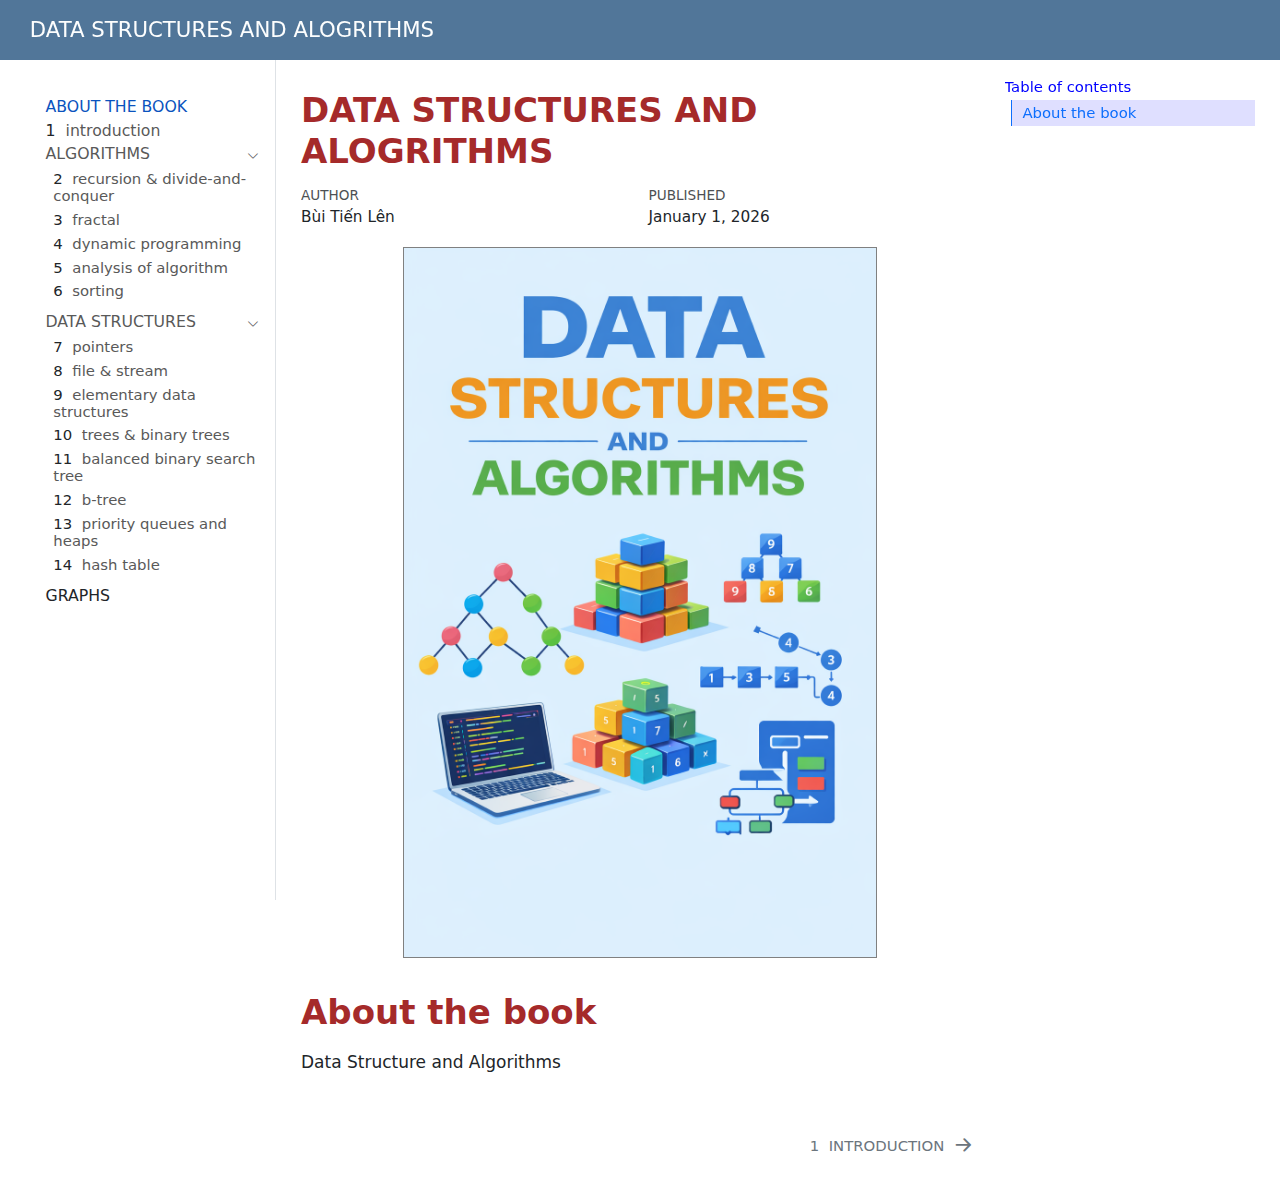
<file: index.html>
<!DOCTYPE html>
<html xmlns="http://www.w3.org/1999/xhtml" lang="en" xml:lang="en"><head>

<meta charset="utf-8">
<meta name="generator" content="quarto-1.8.27">

<meta name="viewport" content="width=device-width, initial-scale=1.0, user-scalable=yes">

<meta name="author" content="Bùi Tiến Lên">
<meta name="dcterms.date" content="2026-01-01">

<title>DATA STRUCTURES AND ALOGRITHMS</title>
<style>
code{white-space: pre-wrap;}
span.smallcaps{font-variant: small-caps;}
div.columns{display: flex; gap: min(4vw, 1.5em);}
div.column{flex: auto; overflow-x: auto;}
div.hanging-indent{margin-left: 1.5em; text-indent: -1.5em;}
ul.task-list{list-style: none;}
ul.task-list li input[type="checkbox"] {
  width: 0.8em;
  margin: 0 0.8em 0.2em -1em; /* quarto-specific, see https://github.com/quarto-dev/quarto-cli/issues/4556 */ 
  vertical-align: middle;
}
</style>


<script src="site_libs/quarto-nav/quarto-nav.js"></script>
<script src="site_libs/quarto-nav/headroom.min.js"></script>
<script src="site_libs/clipboard/clipboard.min.js"></script>
<script src="site_libs/quarto-search/autocomplete.umd.js"></script>
<script src="site_libs/quarto-search/fuse.min.js"></script>
<script src="site_libs/quarto-search/quarto-search.js"></script>
<meta name="quarto:offset" content="./">
<link href="./lect01.html" rel="next">
<script src="site_libs/quarto-html/quarto.js" type="module"></script>
<script src="site_libs/quarto-html/tabsets/tabsets.js" type="module"></script>
<script src="site_libs/quarto-html/axe/axe-check.js" type="module"></script>
<script src="site_libs/quarto-html/popper.min.js"></script>
<script src="site_libs/quarto-html/tippy.umd.min.js"></script>
<script src="site_libs/quarto-html/anchor.min.js"></script>
<link href="site_libs/quarto-html/tippy.css" rel="stylesheet">
<link href="site_libs/quarto-html/quarto-syntax-highlighting-ed96de9b727972fe78a7b5d16c58bf87.css" rel="stylesheet" id="quarto-text-highlighting-styles">
<script src="site_libs/bootstrap/bootstrap.min.js"></script>
<link href="site_libs/bootstrap/bootstrap-icons.css" rel="stylesheet">
<link href="site_libs/bootstrap/bootstrap-317aa39e225c698ea508ddd136b93e4d.min.css" rel="stylesheet" append-hash="true" id="quarto-bootstrap" data-mode="light">
<script id="quarto-search-options" type="application/json">{
  "location": "navbar",
  "copy-button": false,
  "collapse-after": 3,
  "panel-placement": "end",
  "type": "overlay",
  "limit": 50,
  "keyboard-shortcut": [
    "f",
    "/",
    "s"
  ],
  "show-item-context": false,
  "language": {
    "search-no-results-text": "No results",
    "search-matching-documents-text": "matching documents",
    "search-copy-link-title": "Copy link to search",
    "search-hide-matches-text": "Hide additional matches",
    "search-more-match-text": "more match in this document",
    "search-more-matches-text": "more matches in this document",
    "search-clear-button-title": "Clear",
    "search-text-placeholder": "",
    "search-detached-cancel-button-title": "Cancel",
    "search-submit-button-title": "Submit",
    "search-label": "Search"
  }
}</script>


<link rel="stylesheet" href="theme.css">
</head>

<body class="nav-sidebar floating nav-fixed quarto-light">

<div id="quarto-search-results"></div>
  <header id="quarto-header" class="headroom fixed-top">
    <nav class="navbar navbar-expand-lg " data-bs-theme="dark">
      <div class="navbar-container container-fluid">
      <div class="navbar-brand-container mx-auto">
    <a class="navbar-brand" href="./index.html">
    <span class="navbar-title">DATA STRUCTURES AND ALOGRITHMS</span>
    </a>
  </div>
        <div class="quarto-navbar-tools tools-end">
</div>
      </div> <!-- /container-fluid -->
    </nav>
  <nav class="quarto-secondary-nav">
    <div class="container-fluid d-flex">
      <button type="button" class="quarto-btn-toggle btn" data-bs-toggle="collapse" role="button" data-bs-target=".quarto-sidebar-collapse-item" aria-controls="quarto-sidebar" aria-expanded="false" aria-label="Toggle sidebar navigation" onclick="if (window.quartoToggleHeadroom) { window.quartoToggleHeadroom(); }">
        <i class="bi bi-layout-text-sidebar-reverse"></i>
      </button>
        <nav class="quarto-page-breadcrumbs" aria-label="breadcrumb"><ol class="breadcrumb"><li class="breadcrumb-item"><a href="./index.html">About the book</a></li></ol></nav>
        <a class="flex-grow-1" role="navigation" data-bs-toggle="collapse" data-bs-target=".quarto-sidebar-collapse-item" aria-controls="quarto-sidebar" aria-expanded="false" aria-label="Toggle sidebar navigation" onclick="if (window.quartoToggleHeadroom) { window.quartoToggleHeadroom(); }">      
        </a>
    </div>
  </nav>
</header>
<!-- content -->
<div id="quarto-content" class="quarto-container page-columns page-rows-contents page-layout-article page-navbar">
<!-- sidebar -->
  <nav id="quarto-sidebar" class="sidebar collapse collapse-horizontal quarto-sidebar-collapse-item sidebar-navigation floating overflow-auto">
    <div class="sidebar-menu-container"> 
    <ul class="list-unstyled mt-1">
        <li class="sidebar-item">
  <div class="sidebar-item-container"> 
  <a href="./index.html" class="sidebar-item-text sidebar-link active">
 <span class="menu-text">About the book</span></a>
  </div>
</li>
        <li class="sidebar-item">
  <div class="sidebar-item-container"> 
  <a href="./lect01.html" class="sidebar-item-text sidebar-link">
 <span class="menu-text"><span class="chapter-number">1</span>&nbsp; <span class="chapter-title">INTRODUCTION</span></span></a>
  </div>
</li>
        <li class="sidebar-item sidebar-item-section">
      <div class="sidebar-item-container"> 
            <a class="sidebar-item-text sidebar-link text-start" data-bs-toggle="collapse" data-bs-target="#quarto-sidebar-section-1" role="navigation" aria-expanded="true">
 <span class="menu-text">ALGORITHMS</span></a>
          <a class="sidebar-item-toggle text-start" data-bs-toggle="collapse" data-bs-target="#quarto-sidebar-section-1" role="navigation" aria-expanded="true" aria-label="Toggle section">
            <i class="bi bi-chevron-right ms-2"></i>
          </a> 
      </div>
      <ul id="quarto-sidebar-section-1" class="collapse list-unstyled sidebar-section depth1 show">  
          <li class="sidebar-item">
  <div class="sidebar-item-container"> 
  <a href="./recursion.html" class="sidebar-item-text sidebar-link">
 <span class="menu-text"><span class="chapter-number">2</span>&nbsp; <span class="chapter-title">Recursion &amp; Divide-and-Conquer</span></span></a>
  </div>
</li>
          <li class="sidebar-item">
  <div class="sidebar-item-container"> 
  <a href="./fractal.html" class="sidebar-item-text sidebar-link">
 <span class="menu-text"><span class="chapter-number">3</span>&nbsp; <span class="chapter-title">FRACTAL</span></span></a>
  </div>
</li>
          <li class="sidebar-item">
  <div class="sidebar-item-container"> 
  <a href="./dp.html" class="sidebar-item-text sidebar-link">
 <span class="menu-text"><span class="chapter-number">4</span>&nbsp; <span class="chapter-title">Dynamic Programming</span></span></a>
  </div>
</li>
          <li class="sidebar-item">
  <div class="sidebar-item-container"> 
  <a href="./lect02.html" class="sidebar-item-text sidebar-link">
 <span class="menu-text"><span class="chapter-number">5</span>&nbsp; <span class="chapter-title">ANALYSIS OF ALGORITHM</span></span></a>
  </div>
</li>
          <li class="sidebar-item">
  <div class="sidebar-item-container"> 
  <a href="./lect03.html" class="sidebar-item-text sidebar-link">
 <span class="menu-text"><span class="chapter-number">6</span>&nbsp; <span class="chapter-title">SORTING</span></span></a>
  </div>
</li>
      </ul>
  </li>
        <li class="sidebar-item sidebar-item-section">
      <div class="sidebar-item-container"> 
            <a class="sidebar-item-text sidebar-link text-start" data-bs-toggle="collapse" data-bs-target="#quarto-sidebar-section-2" role="navigation" aria-expanded="true">
 <span class="menu-text">DATA STRUCTURES</span></a>
          <a class="sidebar-item-toggle text-start" data-bs-toggle="collapse" data-bs-target="#quarto-sidebar-section-2" role="navigation" aria-expanded="true" aria-label="Toggle section">
            <i class="bi bi-chevron-right ms-2"></i>
          </a> 
      </div>
      <ul id="quarto-sidebar-section-2" class="collapse list-unstyled sidebar-section depth1 show">  
          <li class="sidebar-item">
  <div class="sidebar-item-container"> 
  <a href="./lect04-pointer.html" class="sidebar-item-text sidebar-link">
 <span class="menu-text"><span class="chapter-number">7</span>&nbsp; <span class="chapter-title">Pointers</span></span></a>
  </div>
</li>
          <li class="sidebar-item">
  <div class="sidebar-item-container"> 
  <a href="./lect05-file.html" class="sidebar-item-text sidebar-link">
 <span class="menu-text"><span class="chapter-number">8</span>&nbsp; <span class="chapter-title">FILE &amp; STREAM</span></span></a>
  </div>
</li>
          <li class="sidebar-item">
  <div class="sidebar-item-container"> 
  <a href="./lect05-element-ds.html" class="sidebar-item-text sidebar-link">
 <span class="menu-text"><span class="chapter-number">9</span>&nbsp; <span class="chapter-title">Elementary Data Structures</span></span></a>
  </div>
</li>
          <li class="sidebar-item">
  <div class="sidebar-item-container"> 
  <a href="./lect06-tree.html" class="sidebar-item-text sidebar-link">
 <span class="menu-text"><span class="chapter-number">10</span>&nbsp; <span class="chapter-title">Trees &amp; Binary Trees</span></span></a>
  </div>
</li>
          <li class="sidebar-item">
  <div class="sidebar-item-container"> 
  <a href="./lect07-balanced-tree.html" class="sidebar-item-text sidebar-link">
 <span class="menu-text"><span class="chapter-number">11</span>&nbsp; <span class="chapter-title">Balanced Binary Search Tree</span></span></a>
  </div>
</li>
          <li class="sidebar-item">
  <div class="sidebar-item-container"> 
  <a href="./lect08-btree.html" class="sidebar-item-text sidebar-link">
 <span class="menu-text"><span class="chapter-number">12</span>&nbsp; <span class="chapter-title">B-tree</span></span></a>
  </div>
</li>
          <li class="sidebar-item">
  <div class="sidebar-item-container"> 
  <a href="./lect09-pq.html" class="sidebar-item-text sidebar-link">
 <span class="menu-text"><span class="chapter-number">13</span>&nbsp; <span class="chapter-title">Priority Queues and Heaps</span></span></a>
  </div>
</li>
          <li class="sidebar-item">
  <div class="sidebar-item-container"> 
  <a href="./lect10-hashtable.html" class="sidebar-item-text sidebar-link">
 <span class="menu-text"><span class="chapter-number">14</span>&nbsp; <span class="chapter-title">Hash Table</span></span></a>
  </div>
</li>
      </ul>
  </li>
        <li class="sidebar-item sidebar-item-section">
      <span class="sidebar-item-text sidebar-link text-start">
 <span class="menu-text">GRAPHS</span></span>
  </li>
    </ul>
    </div>
</nav>
<div id="quarto-sidebar-glass" class="quarto-sidebar-collapse-item" data-bs-toggle="collapse" data-bs-target=".quarto-sidebar-collapse-item"></div>
<!-- margin-sidebar -->
    <div id="quarto-margin-sidebar" class="sidebar margin-sidebar">
        <nav id="TOC" role="doc-toc" class="toc-active">
    <h2 id="toc-title">Table of contents</h2>
   
  <ul>
  <li><a href="#about-the-book" id="toc-about-the-book" class="nav-link active" data-scroll-target="#about-the-book">About the book</a></li>
  </ul>
</nav>
    </div>
<!-- main -->
<main class="content" id="quarto-document-content">

<header id="title-block-header" class="quarto-title-block default">
<div class="quarto-title">
<h1 class="title">DATA STRUCTURES AND ALOGRITHMS</h1>
</div>



<div class="quarto-title-meta">

    <div>
    <div class="quarto-title-meta-heading">Author</div>
    <div class="quarto-title-meta-contents">
             <p>Bùi Tiến Lên </p>
          </div>
  </div>
    
    <div>
    <div class="quarto-title-meta-heading">Published</div>
    <div class="quarto-title-meta-contents">
      <p class="date">January 1, 2026</p>
    </div>
  </div>
  
    
  </div>
  


</header>


<p></p><div style="text-align:center;"><img src="cover.png" alt="" width="70%"></div><p></p>
<section id="about-the-book" class="level1 unnumbered">
<h1 class="unnumbered">About the book</h1>
<p>Data Structure and Algorithms</p>


</section>

</main> <!-- /main -->
<script id="quarto-html-after-body" type="application/javascript">
  window.document.addEventListener("DOMContentLoaded", function (event) {
    const icon = "";
    const anchorJS = new window.AnchorJS();
    anchorJS.options = {
      placement: 'right',
      icon: icon
    };
    anchorJS.add('.anchored');
    const isCodeAnnotation = (el) => {
      for (const clz of el.classList) {
        if (clz.startsWith('code-annotation-')) {                     
          return true;
        }
      }
      return false;
    }
    const onCopySuccess = function(e) {
      // button target
      const button = e.trigger;
      // don't keep focus
      button.blur();
      // flash "checked"
      button.classList.add('code-copy-button-checked');
      var currentTitle = button.getAttribute("title");
      button.setAttribute("title", "Copied!");
      let tooltip;
      if (window.bootstrap) {
        button.setAttribute("data-bs-toggle", "tooltip");
        button.setAttribute("data-bs-placement", "left");
        button.setAttribute("data-bs-title", "Copied!");
        tooltip = new bootstrap.Tooltip(button, 
          { trigger: "manual", 
            customClass: "code-copy-button-tooltip",
            offset: [0, -8]});
        tooltip.show();    
      }
      setTimeout(function() {
        if (tooltip) {
          tooltip.hide();
          button.removeAttribute("data-bs-title");
          button.removeAttribute("data-bs-toggle");
          button.removeAttribute("data-bs-placement");
        }
        button.setAttribute("title", currentTitle);
        button.classList.remove('code-copy-button-checked');
      }, 1000);
      // clear code selection
      e.clearSelection();
    }
    const getTextToCopy = function(trigger) {
      const outerScaffold = trigger.parentElement.cloneNode(true);
      const codeEl = outerScaffold.querySelector('code');
      for (const childEl of codeEl.children) {
        if (isCodeAnnotation(childEl)) {
          childEl.remove();
        }
      }
      return codeEl.innerText;
    }
    const clipboard = new window.ClipboardJS('.code-copy-button:not([data-in-quarto-modal])', {
      text: getTextToCopy
    });
    clipboard.on('success', onCopySuccess);
    if (window.document.getElementById('quarto-embedded-source-code-modal')) {
      const clipboardModal = new window.ClipboardJS('.code-copy-button[data-in-quarto-modal]', {
        text: getTextToCopy,
        container: window.document.getElementById('quarto-embedded-source-code-modal')
      });
      clipboardModal.on('success', onCopySuccess);
    }
      var localhostRegex = new RegExp(/^(?:http|https):\/\/localhost\:?[0-9]*\//);
      var mailtoRegex = new RegExp(/^mailto:/);
        var filterRegex = new RegExp('/' + window.location.host + '/');
      var isInternal = (href) => {
          return filterRegex.test(href) || localhostRegex.test(href) || mailtoRegex.test(href);
      }
      // Inspect non-navigation links and adorn them if external
     var links = window.document.querySelectorAll('a[href]:not(.nav-link):not(.navbar-brand):not(.toc-action):not(.sidebar-link):not(.sidebar-item-toggle):not(.pagination-link):not(.no-external):not([aria-hidden]):not(.dropdown-item):not(.quarto-navigation-tool):not(.about-link)');
      for (var i=0; i<links.length; i++) {
        const link = links[i];
        if (!isInternal(link.href)) {
          // undo the damage that might have been done by quarto-nav.js in the case of
          // links that we want to consider external
          if (link.dataset.originalHref !== undefined) {
            link.href = link.dataset.originalHref;
          }
        }
      }
    function tippyHover(el, contentFn, onTriggerFn, onUntriggerFn) {
      const config = {
        allowHTML: true,
        maxWidth: 500,
        delay: 100,
        arrow: false,
        appendTo: function(el) {
            return el.parentElement;
        },
        interactive: true,
        interactiveBorder: 10,
        theme: 'quarto',
        placement: 'bottom-start',
      };
      if (contentFn) {
        config.content = contentFn;
      }
      if (onTriggerFn) {
        config.onTrigger = onTriggerFn;
      }
      if (onUntriggerFn) {
        config.onUntrigger = onUntriggerFn;
      }
      window.tippy(el, config); 
    }
    const noterefs = window.document.querySelectorAll('a[role="doc-noteref"]');
    for (var i=0; i<noterefs.length; i++) {
      const ref = noterefs[i];
      tippyHover(ref, function() {
        // use id or data attribute instead here
        let href = ref.getAttribute('data-footnote-href') || ref.getAttribute('href');
        try { href = new URL(href).hash; } catch {}
        const id = href.replace(/^#\/?/, "");
        const note = window.document.getElementById(id);
        if (note) {
          return note.innerHTML;
        } else {
          return "";
        }
      });
    }
    const xrefs = window.document.querySelectorAll('a.quarto-xref');
    const processXRef = (id, note) => {
      // Strip column container classes
      const stripColumnClz = (el) => {
        el.classList.remove("page-full", "page-columns");
        if (el.children) {
          for (const child of el.children) {
            stripColumnClz(child);
          }
        }
      }
      stripColumnClz(note)
      if (id === null || id.startsWith('sec-')) {
        // Special case sections, only their first couple elements
        const container = document.createElement("div");
        if (note.children && note.children.length > 2) {
          container.appendChild(note.children[0].cloneNode(true));
          for (let i = 1; i < note.children.length; i++) {
            const child = note.children[i];
            if (child.tagName === "P" && child.innerText === "") {
              continue;
            } else {
              container.appendChild(child.cloneNode(true));
              break;
            }
          }
          if (window.Quarto?.typesetMath) {
            window.Quarto.typesetMath(container);
          }
          return container.innerHTML
        } else {
          if (window.Quarto?.typesetMath) {
            window.Quarto.typesetMath(note);
          }
          return note.innerHTML;
        }
      } else {
        // Remove any anchor links if they are present
        const anchorLink = note.querySelector('a.anchorjs-link');
        if (anchorLink) {
          anchorLink.remove();
        }
        if (window.Quarto?.typesetMath) {
          window.Quarto.typesetMath(note);
        }
        if (note.classList.contains("callout")) {
          return note.outerHTML;
        } else {
          return note.innerHTML;
        }
      }
    }
    for (var i=0; i<xrefs.length; i++) {
      const xref = xrefs[i];
      tippyHover(xref, undefined, function(instance) {
        instance.disable();
        let url = xref.getAttribute('href');
        let hash = undefined; 
        if (url.startsWith('#')) {
          hash = url;
        } else {
          try { hash = new URL(url).hash; } catch {}
        }
        if (hash) {
          const id = hash.replace(/^#\/?/, "");
          const note = window.document.getElementById(id);
          if (note !== null) {
            try {
              const html = processXRef(id, note.cloneNode(true));
              instance.setContent(html);
            } finally {
              instance.enable();
              instance.show();
            }
          } else {
            // See if we can fetch this
            fetch(url.split('#')[0])
            .then(res => res.text())
            .then(html => {
              const parser = new DOMParser();
              const htmlDoc = parser.parseFromString(html, "text/html");
              const note = htmlDoc.getElementById(id);
              if (note !== null) {
                const html = processXRef(id, note);
                instance.setContent(html);
              } 
            }).finally(() => {
              instance.enable();
              instance.show();
            });
          }
        } else {
          // See if we can fetch a full url (with no hash to target)
          // This is a special case and we should probably do some content thinning / targeting
          fetch(url)
          .then(res => res.text())
          .then(html => {
            const parser = new DOMParser();
            const htmlDoc = parser.parseFromString(html, "text/html");
            const note = htmlDoc.querySelector('main.content');
            if (note !== null) {
              // This should only happen for chapter cross references
              // (since there is no id in the URL)
              // remove the first header
              if (note.children.length > 0 && note.children[0].tagName === "HEADER") {
                note.children[0].remove();
              }
              const html = processXRef(null, note);
              instance.setContent(html);
            } 
          }).finally(() => {
            instance.enable();
            instance.show();
          });
        }
      }, function(instance) {
      });
    }
        let selectedAnnoteEl;
        const selectorForAnnotation = ( cell, annotation) => {
          let cellAttr = 'data-code-cell="' + cell + '"';
          let lineAttr = 'data-code-annotation="' +  annotation + '"';
          const selector = 'span[' + cellAttr + '][' + lineAttr + ']';
          return selector;
        }
        const selectCodeLines = (annoteEl) => {
          const doc = window.document;
          const targetCell = annoteEl.getAttribute("data-target-cell");
          const targetAnnotation = annoteEl.getAttribute("data-target-annotation");
          const annoteSpan = window.document.querySelector(selectorForAnnotation(targetCell, targetAnnotation));
          const lines = annoteSpan.getAttribute("data-code-lines").split(",");
          const lineIds = lines.map((line) => {
            return targetCell + "-" + line;
          })
          let top = null;
          let height = null;
          let parent = null;
          if (lineIds.length > 0) {
              //compute the position of the single el (top and bottom and make a div)
              const el = window.document.getElementById(lineIds[0]);
              top = el.offsetTop;
              height = el.offsetHeight;
              parent = el.parentElement.parentElement;
            if (lineIds.length > 1) {
              const lastEl = window.document.getElementById(lineIds[lineIds.length - 1]);
              const bottom = lastEl.offsetTop + lastEl.offsetHeight;
              height = bottom - top;
            }
            if (top !== null && height !== null && parent !== null) {
              // cook up a div (if necessary) and position it 
              let div = window.document.getElementById("code-annotation-line-highlight");
              if (div === null) {
                div = window.document.createElement("div");
                div.setAttribute("id", "code-annotation-line-highlight");
                div.style.position = 'absolute';
                parent.appendChild(div);
              }
              div.style.top = top - 2 + "px";
              div.style.height = height + 4 + "px";
              div.style.left = 0;
              let gutterDiv = window.document.getElementById("code-annotation-line-highlight-gutter");
              if (gutterDiv === null) {
                gutterDiv = window.document.createElement("div");
                gutterDiv.setAttribute("id", "code-annotation-line-highlight-gutter");
                gutterDiv.style.position = 'absolute';
                const codeCell = window.document.getElementById(targetCell);
                const gutter = codeCell.querySelector('.code-annotation-gutter');
                gutter.appendChild(gutterDiv);
              }
              gutterDiv.style.top = top - 2 + "px";
              gutterDiv.style.height = height + 4 + "px";
            }
            selectedAnnoteEl = annoteEl;
          }
        };
        const unselectCodeLines = () => {
          const elementsIds = ["code-annotation-line-highlight", "code-annotation-line-highlight-gutter"];
          elementsIds.forEach((elId) => {
            const div = window.document.getElementById(elId);
            if (div) {
              div.remove();
            }
          });
          selectedAnnoteEl = undefined;
        };
          // Handle positioning of the toggle
      window.addEventListener(
        "resize",
        throttle(() => {
          elRect = undefined;
          if (selectedAnnoteEl) {
            selectCodeLines(selectedAnnoteEl);
          }
        }, 10)
      );
      function throttle(fn, ms) {
      let throttle = false;
      let timer;
        return (...args) => {
          if(!throttle) { // first call gets through
              fn.apply(this, args);
              throttle = true;
          } else { // all the others get throttled
              if(timer) clearTimeout(timer); // cancel #2
              timer = setTimeout(() => {
                fn.apply(this, args);
                timer = throttle = false;
              }, ms);
          }
        };
      }
        // Attach click handler to the DT
        const annoteDls = window.document.querySelectorAll('dt[data-target-cell]');
        for (const annoteDlNode of annoteDls) {
          annoteDlNode.addEventListener('click', (event) => {
            const clickedEl = event.target;
            if (clickedEl !== selectedAnnoteEl) {
              unselectCodeLines();
              const activeEl = window.document.querySelector('dt[data-target-cell].code-annotation-active');
              if (activeEl) {
                activeEl.classList.remove('code-annotation-active');
              }
              selectCodeLines(clickedEl);
              clickedEl.classList.add('code-annotation-active');
            } else {
              // Unselect the line
              unselectCodeLines();
              clickedEl.classList.remove('code-annotation-active');
            }
          });
        }
    const findCites = (el) => {
      const parentEl = el.parentElement;
      if (parentEl) {
        const cites = parentEl.dataset.cites;
        if (cites) {
          return {
            el,
            cites: cites.split(' ')
          };
        } else {
          return findCites(el.parentElement)
        }
      } else {
        return undefined;
      }
    };
    var bibliorefs = window.document.querySelectorAll('a[role="doc-biblioref"]');
    for (var i=0; i<bibliorefs.length; i++) {
      const ref = bibliorefs[i];
      const citeInfo = findCites(ref);
      if (citeInfo) {
        tippyHover(citeInfo.el, function() {
          var popup = window.document.createElement('div');
          citeInfo.cites.forEach(function(cite) {
            var citeDiv = window.document.createElement('div');
            citeDiv.classList.add('hanging-indent');
            citeDiv.classList.add('csl-entry');
            var biblioDiv = window.document.getElementById('ref-' + cite);
            if (biblioDiv) {
              citeDiv.innerHTML = biblioDiv.innerHTML;
            }
            popup.appendChild(citeDiv);
          });
          return popup.innerHTML;
        });
      }
    }
  });
  </script>
<nav class="page-navigation">
  <div class="nav-page nav-page-previous">
  </div>
  <div class="nav-page nav-page-next">
      <a href="./lect01.html" class="pagination-link" aria-label="INTRODUCTION">
        <span class="nav-page-text"><span class="chapter-number">1</span>&nbsp; <span class="chapter-title">INTRODUCTION</span></span> <i class="bi bi-arrow-right-short"></i>
      </a>
  </div>
</nav>
</div> <!-- /content -->




</body></html>
</file>
<file: site_libs/quarto-html/tippy.css>
.tippy-box[data-animation=fade][data-state=hidden]{opacity:0}[data-tippy-root]{max-width:calc(100vw - 10px)}.tippy-box{position:relative;background-color:#333;color:#fff;border-radius:4px;font-size:14px;line-height:1.4;white-space:normal;outline:0;transition-property:transform,visibility,opacity}.tippy-box[data-placement^=top]>.tippy-arrow{bottom:0}.tippy-box[data-placement^=top]>.tippy-arrow:before{bottom:-7px;left:0;border-width:8px 8px 0;border-top-color:initial;transform-origin:center top}.tippy-box[data-placement^=bottom]>.tippy-arrow{top:0}.tippy-box[data-placement^=bottom]>.tippy-arrow:before{top:-7px;left:0;border-width:0 8px 8px;border-bottom-color:initial;transform-origin:center bottom}.tippy-box[data-placement^=left]>.tippy-arrow{right:0}.tippy-box[data-placement^=left]>.tippy-arrow:before{border-width:8px 0 8px 8px;border-left-color:initial;right:-7px;transform-origin:center left}.tippy-box[data-placement^=right]>.tippy-arrow{left:0}.tippy-box[data-placement^=right]>.tippy-arrow:before{left:-7px;border-width:8px 8px 8px 0;border-right-color:initial;transform-origin:center right}.tippy-box[data-inertia][data-state=visible]{transition-timing-function:cubic-bezier(.54,1.5,.38,1.11)}.tippy-arrow{width:16px;height:16px;color:#333}.tippy-arrow:before{content:"";position:absolute;border-color:transparent;border-style:solid}.tippy-content{position:relative;padding:5px 9px;z-index:1}
</file>
<file: site_libs/quarto-html/quarto-syntax-highlighting-ed96de9b727972fe78a7b5d16c58bf87.css>
/* quarto syntax highlight colors */
:root {
  --quarto-hl-ot-color: #003B4F;
  --quarto-hl-at-color: #657422;
  --quarto-hl-ss-color: #20794D;
  --quarto-hl-an-color: #5E5E5E;
  --quarto-hl-fu-color: #4758AB;
  --quarto-hl-st-color: #20794D;
  --quarto-hl-cf-color: #003B4F;
  --quarto-hl-op-color: #5E5E5E;
  --quarto-hl-er-color: #AD0000;
  --quarto-hl-bn-color: #AD0000;
  --quarto-hl-al-color: #AD0000;
  --quarto-hl-va-color: #111111;
  --quarto-hl-bu-color: inherit;
  --quarto-hl-ex-color: inherit;
  --quarto-hl-pp-color: #AD0000;
  --quarto-hl-in-color: #5E5E5E;
  --quarto-hl-vs-color: #20794D;
  --quarto-hl-wa-color: #5E5E5E;
  --quarto-hl-do-color: #5E5E5E;
  --quarto-hl-im-color: #00769E;
  --quarto-hl-ch-color: #20794D;
  --quarto-hl-dt-color: #AD0000;
  --quarto-hl-fl-color: #AD0000;
  --quarto-hl-co-color: #5E5E5E;
  --quarto-hl-cv-color: #5E5E5E;
  --quarto-hl-cn-color: #8f5902;
  --quarto-hl-sc-color: #5E5E5E;
  --quarto-hl-dv-color: #AD0000;
  --quarto-hl-kw-color: #003B4F;
}

/* other quarto variables */
:root {
  --quarto-font-monospace: SFMono-Regular, Menlo, Monaco, Consolas, "Liberation Mono", "Courier New", monospace;
}

/* syntax highlight based on Pandoc's rules */
pre > code.sourceCode > span {
  color: #003B4F;
}

code.sourceCode > span {
  color: #003B4F;
}

div.sourceCode,
div.sourceCode pre.sourceCode {
  color: #003B4F;
}

/* Normal */
code span {
  color: #003B4F;
}

/* Alert */
code span.al {
  color: #AD0000;
  font-style: inherit;
}

/* Annotation */
code span.an {
  color: #5E5E5E;
  font-style: inherit;
}

/* Attribute */
code span.at {
  color: #657422;
  font-style: inherit;
}

/* BaseN */
code span.bn {
  color: #AD0000;
  font-style: inherit;
}

/* BuiltIn */
code span.bu {
  font-style: inherit;
}

/* ControlFlow */
code span.cf {
  color: #003B4F;
  font-weight: bold;
  font-style: inherit;
}

/* Char */
code span.ch {
  color: #20794D;
  font-style: inherit;
}

/* Constant */
code span.cn {
  color: #8f5902;
  font-style: inherit;
}

/* Comment */
code span.co {
  color: #5E5E5E;
  font-style: inherit;
}

/* CommentVar */
code span.cv {
  color: #5E5E5E;
  font-style: italic;
}

/* Documentation */
code span.do {
  color: #5E5E5E;
  font-style: italic;
}

/* DataType */
code span.dt {
  color: #AD0000;
  font-style: inherit;
}

/* DecVal */
code span.dv {
  color: #AD0000;
  font-style: inherit;
}

/* Error */
code span.er {
  color: #AD0000;
  font-style: inherit;
}

/* Extension */
code span.ex {
  font-style: inherit;
}

/* Float */
code span.fl {
  color: #AD0000;
  font-style: inherit;
}

/* Function */
code span.fu {
  color: #4758AB;
  font-style: inherit;
}

/* Import */
code span.im {
  color: #00769E;
  font-style: inherit;
}

/* Information */
code span.in {
  color: #5E5E5E;
  font-style: inherit;
}

/* Keyword */
code span.kw {
  color: #003B4F;
  font-weight: bold;
  font-style: inherit;
}

/* Operator */
code span.op {
  color: #5E5E5E;
  font-style: inherit;
}

/* Other */
code span.ot {
  color: #003B4F;
  font-style: inherit;
}

/* Preprocessor */
code span.pp {
  color: #AD0000;
  font-style: inherit;
}

/* SpecialChar */
code span.sc {
  color: #5E5E5E;
  font-style: inherit;
}

/* SpecialString */
code span.ss {
  color: #20794D;
  font-style: inherit;
}

/* String */
code span.st {
  color: #20794D;
  font-style: inherit;
}

/* Variable */
code span.va {
  color: #111111;
  font-style: inherit;
}

/* VerbatimString */
code span.vs {
  color: #20794D;
  font-style: inherit;
}

/* Warning */
code span.wa {
  color: #5E5E5E;
  font-style: italic;
}

.prevent-inlining {
  content: "</";
}

/*# sourceMappingURL=0920dd6d7437995b8cdf7429764427b1.css.map */
</file>
<file: theme.css>
h1 {
    color: brown;
}

h2 {
    color: blue;
}

h3 {
    color: lightblue;
}

.tcolorbox,
.block,
.definition,
.theorem,
.algorithm {
    border: 1px solid burlywood;
    background-color: beige;
    border-radius: 10px;
    box-shadow: 2px 2px 2px 1px #a79c9c;
    padding: 5px;
    margin: 5px;
}

.example,
.proof {
    border: 1px solid burlywood;
    background-color: rgb(223, 225, 255);
    border-radius: 10px;
    box-shadow: 2px 2px 2px 1px #a79c9c;
    padding: 5px;
    margin: 5px;
}

pre.sourceCode code>span {
    display: inline-block;
    /* make spans respect width */
    width: 100%;
    /* expand to full line */
}

pre.text,
pre.texti {
    background: #f5f5f5;
    border-left: 2px solid #4287f5;
    padding: 10px;
}

textarea {
    display: block;
    background: #ffff0020;
    font-size: 0.8em;
    font-family: system-ui, 'Courier New', Courier, monospace;
    /* font-family: "Gill Sans", sans-serif; */
    margin: 10px 10px;
    border: 1px black;
    width: 96%;
    height: 200px;
    overflow-y: scroll;
}

/* Style for top-level TOC items */
.sidebar nav[role="doc-toc"] ul>li>a {
    color: #000000FF;
}

/* Style for second-level TOC items */
.sidebar nav[role="doc-toc"] ul>li>ul>li>a {
    color: #00000080;
}

/* Style for third-level TOC items */
.sidebar nav[role="doc-toc"] ul>li>ul>li>ul>li>a {
    color: #00000040;
}

.sidebar nav[role="doc-toc"] ul>li>a.active {
    background-color: #0000FF20;
}

img {
    border: 1px solid gray;
    transition: border 0.1s ease;
    /* Smooth transition */
}

table {
    width: 100%;
    border-collapse: collapse;
    margin: 20px 0;
    font-family: Arial, sans-serif;
    border-radius: 10px;
    overflow: hidden;
    box-shadow: 0 4px 8px rgba(0, 0, 0, 0.1);
}

th,
td {
    padding: 12px;
    text-align: left;
    border: 1px solid #ddd;
}

th {
    background-color: #4CAF50;
    color: white;
}

tbody tr:nth-child(odd) {
    background-color: #f9f9f9;
}

tbody tr:nth-child(even) {
    background-color: #ffffff;
}

tbody tr:hover {
    background-color: #f1f1f1;
    cursor: pointer;
}

.edit-btn {
    background-color: #4CAF50;
    color: white;
    border: none;
    padding: 8px 12px;
    border-radius: 4px;
    cursor: pointer;
}

.edit-btn:hover {
    background-color: #45a049;
}

/* Hide numbers only for <ol> with class="no-numbers" */
.no-numbers ol {
    list-style-type: none;
    /* remove numbering */
    padding-left: 12px;
    /* optional: align with text */
}

div.sidebar-menu-container span.menu-text {
    text-transform: uppercase;
}

div.sidebar-menu-container span.chapter-title {
    text-transform: lowercase;
}

.circle-auto {
  display: inline-flex;
  align-items: center;
  justify-content: center;

  padding: 0.4em;
  border: 2px solid black;
  border-radius: 50%;
  line-height: 1;
}
</file>
